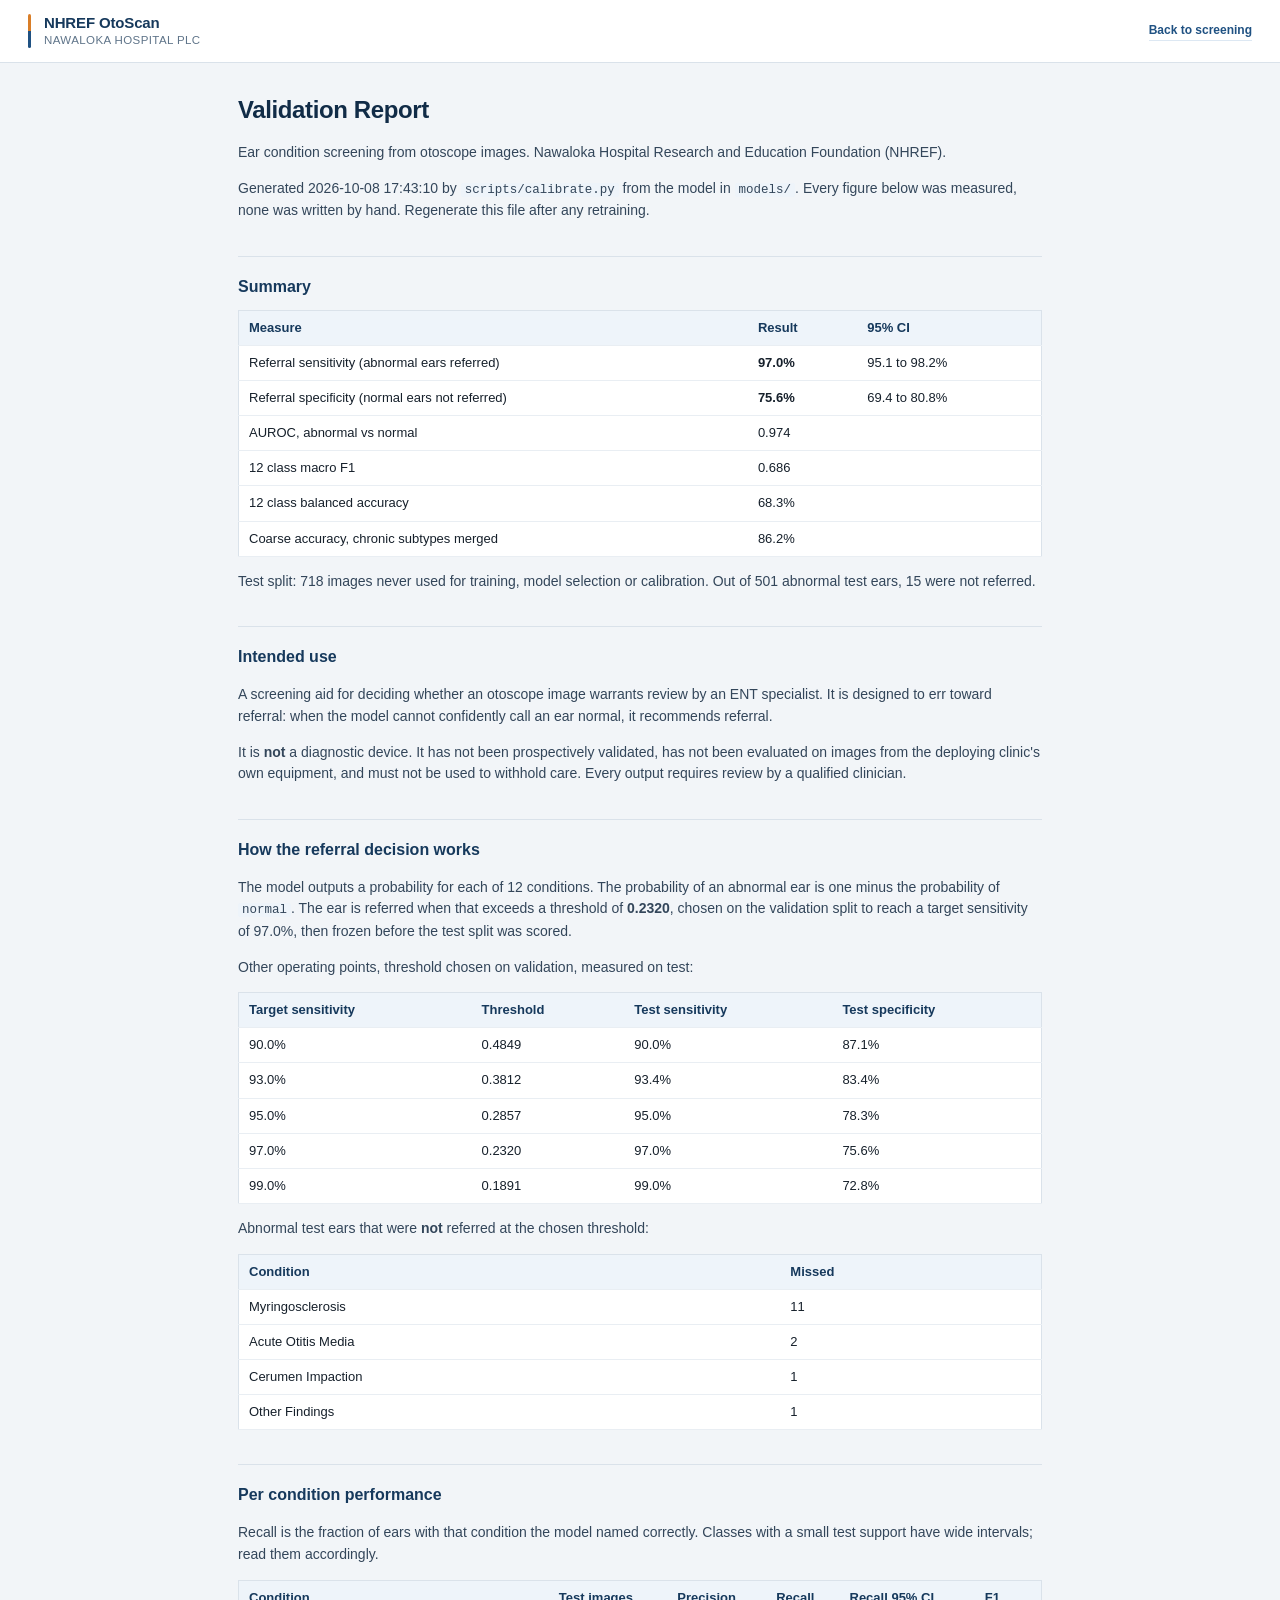
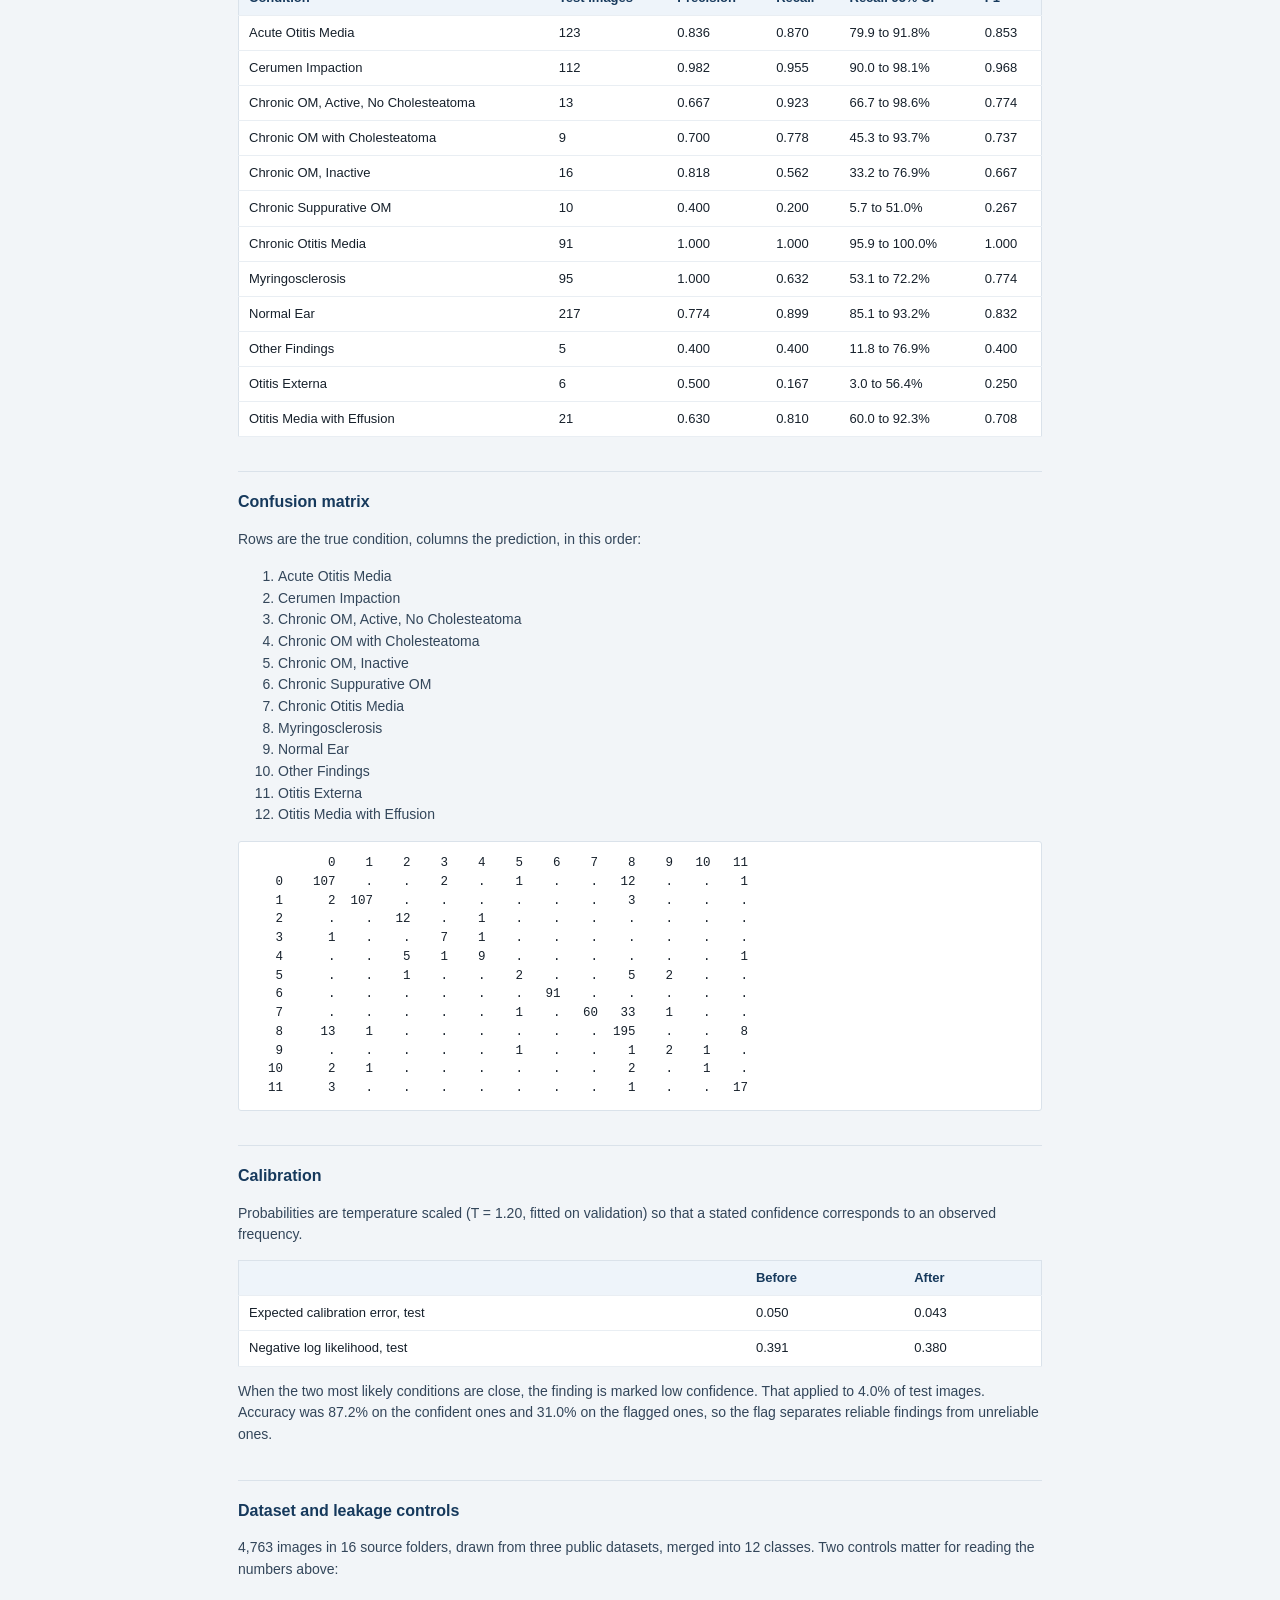
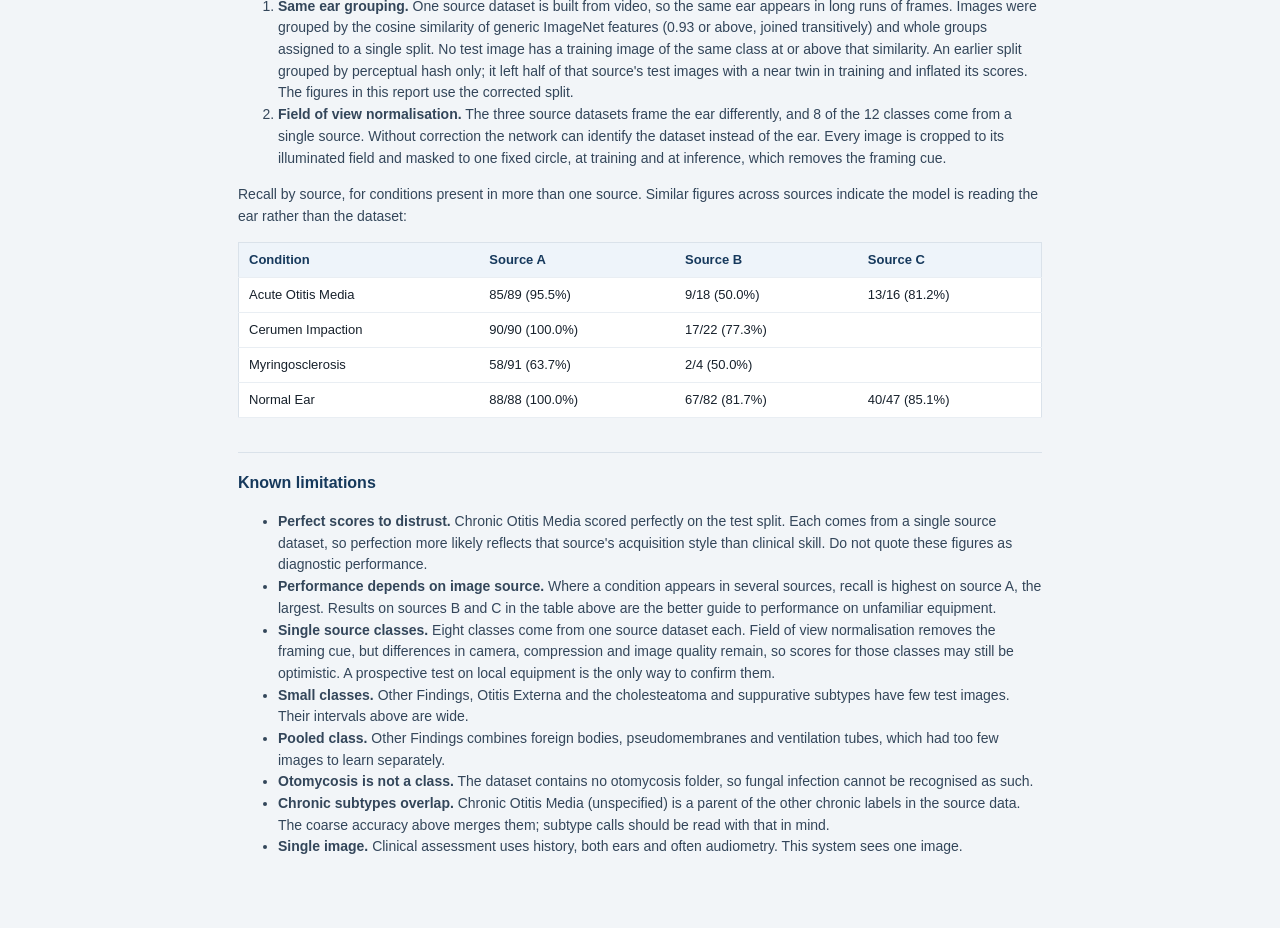
<file: frontend/report.html>
<!DOCTYPE html>
<html lang="en">
<head>
  <meta charset="utf-8">
  <meta name="viewport" content="width=device-width, initial-scale=1">
  <title>Validation Report</title>
  <link rel="icon" href="favicon.svg" type="image/svg+xml">
  <link rel="stylesheet" href="css/style.css">
</head>
<body>
<header class="masthead">
  <div class="shell masthead-inner">
    <div class="identity">
      <span class="identity-rule" aria-hidden="true"></span>
      <span class="identity-text">
        <span class="identity-name">NHREF OtoScan</span>
        <span class="identity-unit">Nawaloka Hospital PLC</span>
      </span>
    </div>
    <nav class="masthead-meta">
      <a class="textlink" href="./">Back to screening</a>
    </nav>
  </div>
</header>
<main class="shell report">
<h1>Validation Report</h1>
<p>Ear condition screening from otoscope images. Nawaloka Hospital Research and Education Foundation (NHREF).</p>
<p>Generated 2026-10-08 17:43:10 by <code>scripts/calibrate.py</code> from the model in <code>models/</code>. Every figure below was measured, none was written by hand. Regenerate this file after any retraining.</p>
<h2>Summary</h2>
<table><thead><tr><th>Measure</th><th>Result</th><th>95% CI</th></tr></thead><tbody><tr><td>Referral sensitivity (abnormal ears referred)</td><td><strong>97.0%</strong></td><td>95.1 to 98.2%</td></tr><tr><td>Referral specificity (normal ears not referred)</td><td><strong>75.6%</strong></td><td>69.4 to 80.8%</td></tr><tr><td>AUROC, abnormal vs normal</td><td>0.974</td><td></td></tr><tr><td>12 class macro F1</td><td>0.686</td><td></td></tr><tr><td>12 class balanced accuracy</td><td>68.3%</td><td></td></tr><tr><td>Coarse accuracy, chronic subtypes merged</td><td>86.2%</td><td></td></tr></tbody></table>
<p>Test split: 718 images never used for training, model selection or calibration. Out of 501 abnormal test ears, 15 were not referred.</p>
<h2>Intended use</h2>
<p>A screening aid for deciding whether an otoscope image warrants review by an ENT specialist. It is designed to err toward referral: when the model cannot confidently call an ear normal, it recommends referral.</p>
<p>It is <strong>not</strong> a diagnostic device. It has not been prospectively validated, has not been evaluated on images from the deploying clinic's own equipment, and must not be used to withhold care. Every output requires review by a qualified clinician.</p>
<h2>How the referral decision works</h2>
<p>The model outputs a probability for each of 12 conditions. The probability of an abnormal ear is one minus the probability of <code>normal</code>. The ear is referred when that exceeds a threshold of <strong>0.2320</strong>, chosen on the validation split to reach a target sensitivity of 97.0%, then frozen before the test split was scored.</p>
<p>Other operating points, threshold chosen on validation, measured on test:</p>
<table><thead><tr><th>Target sensitivity</th><th>Threshold</th><th>Test sensitivity</th><th>Test specificity</th></tr></thead><tbody><tr><td>90.0%</td><td>0.4849</td><td>90.0%</td><td>87.1%</td></tr><tr><td>93.0%</td><td>0.3812</td><td>93.4%</td><td>83.4%</td></tr><tr><td>95.0%</td><td>0.2857</td><td>95.0%</td><td>78.3%</td></tr><tr><td>97.0%</td><td>0.2320</td><td>97.0%</td><td>75.6%</td></tr><tr><td>99.0%</td><td>0.1891</td><td>99.0%</td><td>72.8%</td></tr></tbody></table>
<p>Abnormal test ears that were <strong>not</strong> referred at the chosen threshold:</p>
<table><thead><tr><th>Condition</th><th>Missed</th></tr></thead><tbody><tr><td>Myringosclerosis</td><td>11</td></tr><tr><td>Acute Otitis Media</td><td>2</td></tr><tr><td>Cerumen Impaction</td><td>1</td></tr><tr><td>Other Findings</td><td>1</td></tr></tbody></table>
<h2>Per condition performance</h2>
<p>Recall is the fraction of ears with that condition the model named correctly. Classes with a small test support have wide intervals; read them accordingly.</p>
<table><thead><tr><th>Condition</th><th>Test images</th><th>Precision</th><th>Recall</th><th>Recall 95% CI</th><th>F1</th></tr></thead><tbody><tr><td>Acute Otitis Media</td><td>123</td><td>0.836</td><td>0.870</td><td>79.9 to 91.8%</td><td>0.853</td></tr><tr><td>Cerumen Impaction</td><td>112</td><td>0.982</td><td>0.955</td><td>90.0 to 98.1%</td><td>0.968</td></tr><tr><td>Chronic OM, Active, No Cholesteatoma</td><td>13</td><td>0.667</td><td>0.923</td><td>66.7 to 98.6%</td><td>0.774</td></tr><tr><td>Chronic OM with Cholesteatoma</td><td>9</td><td>0.700</td><td>0.778</td><td>45.3 to 93.7%</td><td>0.737</td></tr><tr><td>Chronic OM, Inactive</td><td>16</td><td>0.818</td><td>0.562</td><td>33.2 to 76.9%</td><td>0.667</td></tr><tr><td>Chronic Suppurative OM</td><td>10</td><td>0.400</td><td>0.200</td><td>5.7 to 51.0%</td><td>0.267</td></tr><tr><td>Chronic Otitis Media</td><td>91</td><td>1.000</td><td>1.000</td><td>95.9 to 100.0%</td><td>1.000</td></tr><tr><td>Myringosclerosis</td><td>95</td><td>1.000</td><td>0.632</td><td>53.1 to 72.2%</td><td>0.774</td></tr><tr><td>Normal Ear</td><td>217</td><td>0.774</td><td>0.899</td><td>85.1 to 93.2%</td><td>0.832</td></tr><tr><td>Other Findings</td><td>5</td><td>0.400</td><td>0.400</td><td>11.8 to 76.9%</td><td>0.400</td></tr><tr><td>Otitis Externa</td><td>6</td><td>0.500</td><td>0.167</td><td>3.0 to 56.4%</td><td>0.250</td></tr><tr><td>Otitis Media with Effusion</td><td>21</td><td>0.630</td><td>0.810</td><td>60.0 to 92.3%</td><td>0.708</td></tr></tbody></table>
<h2>Confusion matrix</h2>
<p>Rows are the true condition, columns the prediction, in this order:</p>
<ol><li>Acute Otitis Media</li><li>Cerumen Impaction</li><li>Chronic OM, Active, No Cholesteatoma</li><li>Chronic OM with Cholesteatoma</li><li>Chronic OM, Inactive</li><li>Chronic Suppurative OM</li><li>Chronic Otitis Media</li><li>Myringosclerosis</li><li>Normal Ear</li><li>Other Findings</li><li>Otitis Externa</li><li>Otitis Media with Effusion</li></ol>
<pre><code>          0    1    2    3    4    5    6    7    8    9   10   11
   0    107    .    .    2    .    1    .    .   12    .    .    1
   1      2  107    .    .    .    .    .    .    3    .    .    .
   2      .    .   12    .    1    .    .    .    .    .    .    .
   3      1    .    .    7    1    .    .    .    .    .    .    .
   4      .    .    5    1    9    .    .    .    .    .    .    1
   5      .    .    1    .    .    2    .    .    5    2    .    .
   6      .    .    .    .    .    .   91    .    .    .    .    .
   7      .    .    .    .    .    1    .   60   33    1    .    .
   8     13    1    .    .    .    .    .    .  195    .    .    8
   9      .    .    .    .    .    1    .    .    1    2    1    .
  10      2    1    .    .    .    .    .    .    2    .    1    .
  11      3    .    .    .    .    .    .    .    1    .    .   17</code></pre>
<h2>Calibration</h2>
<p>Probabilities are temperature scaled (T = 1.20, fitted on validation) so that a stated confidence corresponds to an observed frequency.</p>
<table><thead><tr><th></th><th>Before</th><th>After</th></tr></thead><tbody><tr><td>Expected calibration error, test</td><td>0.050</td><td>0.043</td></tr><tr><td>Negative log likelihood, test</td><td>0.391</td><td>0.380</td></tr></tbody></table>
<p>When the two most likely conditions are close, the finding is marked low confidence. That applied to 4.0% of test images. Accuracy was 87.2% on the confident ones and 31.0% on the flagged ones, so the flag separates reliable findings from unreliable ones.</p>
<h2>Dataset and leakage controls</h2>
<p>4,763 images in 16 source folders, drawn from three public datasets, merged into 12 classes. Two controls matter for reading the numbers above:</p>
<ol><li><strong>Same ear grouping.</strong> One source dataset is built from video, so the same ear appears in long runs of frames. Images were grouped by the cosine similarity of generic ImageNet features (0.93 or above, joined transitively) and whole groups assigned to a single split. No test image has a training image of the same class at or above that similarity. An earlier split grouped by perceptual hash only; it left half of that source's test images with a near twin in training and inflated its scores. The figures in this report use the corrected split.</li><li><strong>Field of view normalisation.</strong> The three source datasets frame the ear differently, and 8 of the 12 classes come from a single source. Without correction the network can identify the dataset instead of the ear. Every image is cropped to its illuminated field and masked to one fixed circle, at training and at inference, which removes the framing cue.</li></ol>
<p>Recall by source, for conditions present in more than one source. Similar figures across sources indicate the model is reading the ear rather than the dataset:</p>
<table><thead><tr><th>Condition</th><th>Source A</th><th>Source B</th><th>Source C</th></tr></thead><tbody><tr><td>Acute Otitis Media</td><td>85/89 (95.5%)</td><td>9/18 (50.0%)</td><td>13/16 (81.2%)</td></tr><tr><td>Cerumen Impaction</td><td>90/90 (100.0%)</td><td>17/22 (77.3%)</td><td></td></tr><tr><td>Myringosclerosis</td><td>58/91 (63.7%)</td><td>2/4 (50.0%)</td><td></td></tr><tr><td>Normal Ear</td><td>88/88 (100.0%)</td><td>67/82 (81.7%)</td><td>40/47 (85.1%)</td></tr></tbody></table>
<h2>Known limitations</h2>
<ul><li><strong>Perfect scores to distrust.</strong> Chronic Otitis Media scored perfectly on the test split. Each comes from a single source dataset, so perfection more likely reflects that source's acquisition style than clinical skill. Do not quote these figures as diagnostic performance.</li><li><strong>Performance depends on image source.</strong> Where a condition appears in several sources, recall is highest on source A, the largest. Results on sources B and C in the table above are the better guide to performance on unfamiliar equipment.</li><li><strong>Single source classes.</strong> Eight classes come from one source dataset each. Field of view normalisation removes the framing cue, but differences in camera, compression and image quality remain, so scores for those classes may still be optimistic. A prospective test on local equipment is the only way to confirm them.</li><li><strong>Small classes.</strong> Other Findings, Otitis Externa and the cholesteatoma and suppurative subtypes have few test images. Their intervals above are wide.</li><li><strong>Pooled class.</strong> Other Findings combines foreign bodies, pseudomembranes and ventilation tubes, which had too few images to learn separately.</li><li><strong>Otomycosis is not a class.</strong> The dataset contains no otomycosis folder, so fungal infection cannot be recognised as such.</li><li><strong>Chronic subtypes overlap.</strong> Chronic Otitis Media (unspecified) is a parent of the other chronic labels in the source data. The coarse accuracy above merges them; subtype calls should be read with that in mind.</li><li><strong>Single image.</strong> Clinical assessment uses history, both ears and often audiometry. This system sees one image.</li></ul>
</main>
</body>
</html>
</file>
<file: frontend/css/style.css>
/* NHREF OtoScan
   Nawaloka Hospital PLC Research and Education Foundation

   Light clinical interface. Navy carries structure, amber marks the single
   active control and anything that asks for attention, and a restrained green
   is used only for the routine outcome, so status reads at a glance. */

:root {
  color-scheme: light;

  --navy-900: #112c47;
  --navy-800: #16395c;
  --navy-700: #1f5182;
  --navy-500: #3d7bb3;
  --navy-100: #dde8f3;
  --navy-050: #eef4fa;

  --amber-800: #8a4a14;
  --amber-700: #a4581a;
  --amber-600: #c06f1f;
  --amber-500: #d97e28;
  --amber-200: #f0c893;
  --amber-050: #fdf4e9;

  --green-700: #2c6a4b;
  --green-500: #3f8c65;
  --green-100: #d6eadf;
  --green-050: #eef7f1;

  --ink-900: #16202b;
  --ink-700: #33465a;
  --ink-500: #5f7489;
  --ink-400: #8396a8;

  --paper:     #ffffff;
  --canvas:    #f2f5f8;
  --line:      #dae2ea;
  --line-soft: #e9eef3;

  --red-700: #a32a21;
  --red-050: #fbeceb;

  --sans: "Segoe UI", -apple-system, BlinkMacSystemFont, Roboto, Helvetica, Arial, sans-serif;
  --mono: "Cascadia Mono", Consolas, "SF Mono", Menlo, monospace;
}

*, *::before, *::after { box-sizing: border-box; }

/* Nothing is allowed to be wider than the screen it is on. */
img, svg, video, canvas { max-width: 100%; }

/* Keep [hidden] authoritative even where a block sets its own display. */
[hidden] { display: none !important; }

html { -webkit-text-size-adjust: 100%; }

body {
  margin: 0;
  min-height: 100vh;
  display: flex;
  flex-direction: column;
  background: var(--canvas);
  color: var(--ink-900);
  font-family: var(--sans);
  font-size: 15px;
  line-height: 1.55;
  -webkit-font-smoothing: antialiased;
}

.shell {
  width: 100%;
  max-width: 1280px;
  margin: 0 auto;
  padding: 0 28px;
}

.sr-only {
  position: absolute;
  width: 1px;
  height: 1px;
  padding: 0;
  margin: -1px;
  overflow: hidden;
  clip: rect(0 0 0 0);
  white-space: nowrap;
  border: 0;
}

/* ============ Masthead ============ */

.masthead {
  background: var(--paper);
  border-bottom: 1px solid var(--line);
}

.masthead-inner {
  display: flex;
  align-items: center;
  justify-content: space-between;
  gap: 20px;
  min-height: 62px;
}

.identity { display: flex; align-items: stretch; gap: 13px; }

.identity-rule {
  width: 3px;
  border-radius: 2px;
  background: linear-gradient(180deg, var(--amber-500) 0 50%, var(--navy-700) 50% 100%);
}

.identity-text { display: flex; flex-direction: column; justify-content: center; }

.identity-name {
  font-size: 15px;
  font-weight: 600;
  letter-spacing: -0.01em;
  color: var(--navy-800);
  line-height: 1.25;
}

.identity-unit {
  font-size: 11.5px;
  font-weight: 500;
  letter-spacing: 0.035em;
  text-transform: uppercase;
  color: var(--ink-500);
  line-height: 1.3;
}

.masthead-meta { display: flex; align-items: center; gap: 12px; }

.meta-item { font-size: 12.5px; font-weight: 500; color: var(--ink-700); }

.meta-muted {
  color: var(--ink-400);
  font-family: var(--mono);
  font-size: 11.5px;
  letter-spacing: 0.02em;
}

.meta-divider { width: 1px; height: 14px; background: var(--line); }

/* ============ Title bar ============ */

.titlebar {
  background: var(--paper);
  border-bottom: 1px solid var(--line);
}

.titlebar-inner { padding-top: 26px; padding-bottom: 24px; }

.titlebar h1 {
  margin: 0 0 4px;
  font-size: 23px;
  font-weight: 600;
  letter-spacing: -0.016em;
  color: var(--navy-900);
}

.titlebar p { margin: 0; font-size: 14px; color: var(--ink-500); }

/* ============ Workspace ============ */

.workspace {
  flex: 1 0 auto;
  display: grid;
  /* Patient, Image and Assessment side by side, so the whole examination is
     visible without scrolling. */
  grid-template-columns: minmax(0, 1fr) minmax(0, 1fr) minmax(0, 1.12fr);
  gap: 20px;
  align-items: start;
  padding-top: 28px;
  padding-bottom: 48px;
}

.column { display: flex; flex-direction: column; gap: 20px; min-width: 0; }

.card-wide { grid-column: 1 / -1; }

/* ============ Card ============ */

.card {
  background: var(--paper);
  border: 1px solid var(--line);
  border-radius: 4px;
  min-width: 0;
}

.card-head {
  display: flex;
  align-items: center;
  justify-content: space-between;
  gap: 12px;
  padding: 13px 20px;
  border-bottom: 1px solid var(--line-soft);
}

.card-head h2 {
  margin: 0;
  font-size: 11.5px;
  font-weight: 700;
  letter-spacing: 0.085em;
  text-transform: uppercase;
  color: var(--navy-700);
}

.step {
  font-size: 10.5px;
  font-weight: 600;
  letter-spacing: 0.06em;
  text-transform: uppercase;
  color: var(--ink-400);
}

.card-body { padding: 20px; }

/* ============ Dropzone ============ */

.dropzone {
  border: 1px solid var(--line);
  border-radius: 3px;
  background: var(--navy-050);
  padding: 26px 18px;
  text-align: center;
  cursor: pointer;
  transition: border-color .14s ease, background .14s ease;
}

.dropzone:hover { border-color: var(--navy-500); background: #e8f0f8; }
.dropzone:focus-visible { outline: 2px solid var(--navy-700); outline-offset: 2px; }
.dropzone.is-dragover { border-color: var(--amber-500); background: var(--amber-050); }

.dz-frame {
  width: 42px;
  height: 42px;
  margin: 0 auto 11px;
  display: grid;
  place-items: center;
  border: 1px solid var(--navy-100);
  border-radius: 3px;
  background: var(--paper);
  color: var(--navy-500);
}

.dropzone.is-dragover .dz-frame { color: var(--amber-600); border-color: var(--amber-200); }

.dz-glyph { width: 22px; height: 22px; }

.dz-lead { margin: 0 0 3px; font-size: 13.5px; font-weight: 600; color: var(--navy-800); }
.dz-or { font-weight: 400; color: var(--ink-500); }
.dz-note { margin: 0; font-size: 12px; color: var(--ink-400); }

/* ============ Specimen preview ============ */

.specimen {
  display: flex;
  align-items: center;
  gap: 14px;
  margin: 14px 0 0;
  padding: 11px;
  border: 1px solid var(--line);
  border-radius: 3px;
}

.specimen img {
  width: 58px;
  height: 58px;
  flex: none;
  object-fit: cover;
  border-radius: 2px;
  border: 1px solid var(--line);
  background: var(--canvas);
}

.specimen-meta { display: grid; gap: 1px; min-width: 0; }

.specimen-name {
  font-size: 13px;
  font-weight: 600;
  color: var(--ink-900);
  overflow: hidden;
  text-overflow: ellipsis;
  white-space: nowrap;
}

.specimen-size { font-family: var(--mono); font-size: 11.5px; color: var(--ink-400); }

.textbtn {
  justify-self: start;
  margin-top: 3px;
  padding: 0;
  border: none;
  background: none;
  font: inherit;
  font-size: 12.5px;
  font-weight: 600;
  color: var(--navy-700);
  cursor: pointer;
  border-bottom: 1px solid var(--navy-100);
}

.textbtn:hover { color: var(--amber-700); border-bottom-color: var(--amber-200); }

.textlink {
  font-size: 12px;
  font-weight: 600;
  color: var(--navy-700);
  text-decoration: none;
  border-bottom: 1px solid var(--navy-100);
}

.textlink:hover { color: var(--amber-700); border-bottom-color: var(--amber-200); }

/* ============ Actions ============ */

.action {
  width: 100%;
  margin-top: 16px;
  padding: 11px 18px;
  border: 1px solid var(--amber-600);
  border-radius: 3px;
  background: var(--amber-500);
  color: #fff;
  font: inherit;
  font-size: 13.5px;
  font-weight: 600;
  letter-spacing: 0.01em;
  cursor: pointer;
  transition: background .14s ease, border-color .14s ease;
}

.action:hover:not(:disabled) { background: var(--amber-600); border-color: var(--amber-700); }
.action:active:not(:disabled) { background: var(--amber-700); }
.action:focus-visible, .secondary:focus-visible { outline: 2px solid var(--navy-700); outline-offset: 2px; }

.action:disabled {
  background: var(--canvas);
  border-color: var(--line);
  color: var(--ink-400);
  cursor: not-allowed;
}

.secondary {
  padding: 7px 14px;
  border: 1px solid var(--line);
  border-radius: 3px;
  background: var(--paper);
  color: var(--navy-800);
  font: inherit;
  font-size: 12.5px;
  font-weight: 600;
  cursor: pointer;
}

.secondary:hover { border-color: var(--navy-500); background: var(--navy-050); }

.privacy-note {
  margin: 12px 0 0;
  font-size: 11.5px;
  color: var(--ink-400);
  text-align: center;
}

/* ============ Placeholder and busy ============ */

.placeholder { padding: 34px 4px; text-align: center; }

.placeholder p { margin: 0; font-size: 13.5px; font-weight: 600; color: var(--ink-700); }

.placeholder .placeholder-note {
  margin-top: 4px;
  font-size: 12.5px;
  font-weight: 400;
  color: var(--ink-400);
}

.busy-line { display: flex; align-items: center; justify-content: center; gap: 9px; }

.spinner {
  width: 13px;
  height: 13px;
  border: 2px solid var(--navy-100);
  border-top-color: var(--navy-700);
  border-radius: 50%;
  animation: spin .68s linear infinite;
}

@keyframes spin { to { transform: rotate(360deg); } }

/* ============ Notices ============ */

.notice {
  display: grid;
  gap: 3px;
  padding: 11px 14px;
  border-radius: 3px;
  font-size: 12.5px;
}

.notice strong { font-size: 12px; }

.notice ul { margin: 2px 0 0; padding-left: 18px; }

.notice-error {
  border: 1px solid #edc9c5;
  border-left: 3px solid var(--red-700);
  background: var(--red-050);
  color: var(--red-700);
}

.notice-warn {
  margin-top: 16px;
  border: 1px solid #f1d9b9;
  border-left: 3px solid var(--amber-500);
  background: var(--amber-050);
  color: var(--amber-800);
}

/* ============ Referral decision ============ */

.referral {
  padding: 16px 16px 14px;
  border: 1px solid var(--line);
  border-left-width: 4px;
  border-radius: 3px;
}

.referral.is-refer   { border-left-color: var(--amber-500); background: var(--amber-050); }
.referral.is-routine { border-left-color: var(--green-500); background: var(--green-050); }

.referral-head { display: flex; align-items: center; gap: 12px; }

.referral-icon {
  width: 30px;
  height: 30px;
  flex: none;
  border-radius: 50%;
  display: grid;
  place-items: center;
  color: #fff;
  font-size: 16px;
  font-weight: 700;
  line-height: 1;
}

.referral.is-refer .referral-icon   { background: var(--amber-500); }
.referral.is-routine .referral-icon { background: var(--green-500); }
.referral.is-refer .referral-icon::before   { content: "!"; }
.referral.is-routine .referral-icon::before { content: "\2713"; font-size: 15px; }

.referral-caption {
  margin: 0;
  font-size: 10.5px;
  font-weight: 700;
  letter-spacing: 0.08em;
  text-transform: uppercase;
  color: var(--ink-500);
}

.referral-value {
  margin: 1px 0 0;
  font-size: 20px;
  font-weight: 650;
  letter-spacing: -0.015em;
  line-height: 1.2;
}

.referral.is-refer .referral-value   { color: var(--amber-800); }
.referral.is-routine .referral-value { color: var(--green-700); }

.referral-explain { margin: 10px 0 0; font-size: 12.5px; line-height: 1.5; color: var(--ink-700); }

.gauge { margin-top: 13px; }

.gauge-track {
  position: relative;
  height: 8px;
  border-radius: 4px;
  background: rgba(17, 44, 71, 0.09);
}

.gauge-fill {
  position: absolute;
  inset: 0 auto 0 0;
  width: 0;
  border-radius: 4px;
  transition: width .5s cubic-bezier(.22,.61,.36,1);
}

.referral.is-refer .gauge-fill   { background: var(--amber-500); }
.referral.is-routine .gauge-fill { background: var(--green-500); }

.gauge-mark {
  position: absolute;
  top: -4px;
  width: 2px;
  height: 16px;
  margin-left: -1px;
  background: var(--navy-900);
  border-radius: 1px;
}

.gauge-scale {
  display: flex;
  justify-content: space-between;
  gap: 12px;
  margin-top: 7px;
  font-size: 11.5px;
  color: var(--ink-500);
}

.gauge-scale strong {
  font-family: var(--mono);
  font-weight: 600;
  color: var(--navy-900);
  font-variant-numeric: tabular-nums;
}

/* ============ Finding ============ */

.section-caption {
  margin: 0 0 4px;
  font-size: 10.5px;
  font-weight: 700;
  letter-spacing: 0.08em;
  text-transform: uppercase;
  color: var(--ink-400);
}

.section-sep { margin-top: 20px; padding-top: 16px; border-top: 1px solid var(--line-soft); }

.finding { margin-top: 20px; }

.finding-row { display: flex; align-items: center; gap: 10px; flex-wrap: wrap; }

.finding-value {
  margin: 0;
  font-size: 22px;
  font-weight: 600;
  letter-spacing: -0.02em;
  line-height: 1.2;
  color: var(--navy-900);
}

.finding.is-low .finding-value { color: var(--ink-500); }

.finding-desc { margin: 4px 0 10px; font-size: 12.5px; color: var(--ink-500); }

.finding-note {
  margin: 10px 0 0;
  padding: 9px 11px;
  border-left: 3px solid var(--navy-100);
  background: var(--navy-050);
  border-radius: 0 3px 3px 0;
  font-size: 12px;
  line-height: 1.5;
  color: var(--ink-700);
}

.tag {
  padding: 2px 8px;
  border-radius: 999px;
  font-size: 10.5px;
  font-weight: 700;
  letter-spacing: 0.04em;
  text-transform: uppercase;
}

.tag-muted { background: var(--canvas); color: var(--ink-500); border: 1px solid var(--line); }

.readout-score { display: flex; align-items: center; gap: 12px; }

.scorebar {
  flex: 1;
  height: 6px;
  border-radius: 3px;
  background: var(--navy-050);
  overflow: hidden;
}

.scorebar-fill {
  display: block;
  height: 100%;
  width: 0;
  border-radius: 3px;
  background: var(--navy-700);
  transition: width .5s cubic-bezier(.22,.61,.36,1);
}

.finding.is-low .scorebar-fill { background: #9fb2c4; }

.scorebar-figure {
  flex: none;
  min-width: 52px;
  text-align: right;
  font-family: var(--mono);
  font-size: 14px;
  font-weight: 600;
  color: var(--navy-800);
  font-variant-numeric: tabular-nums;
}

.group-line {
  margin-top: 12px;
  padding: 8px 11px;
  border: 1px solid var(--line-soft);
  border-radius: 3px;
  font-size: 12.5px;
  color: var(--ink-700);
}

.group-line strong { font-family: var(--mono); color: var(--navy-800); }

/* ============ Differential ============ */

.ranking { width: 100%; border-collapse: collapse; }

.ranking td {
  padding: 6px 0;
  border-bottom: 1px solid var(--line-soft);
  font-size: 13px;
  vertical-align: middle;
}

.ranking tr:last-child td { border-bottom: none; }

.rank-name { color: var(--ink-700); }
.ranking tr.is-top .rank-name { font-weight: 600; color: var(--navy-900); }

.rank-value {
  width: 116px;
  text-align: right;
  font-family: var(--mono);
  font-size: 12.5px;
  color: var(--ink-500);
  font-variant-numeric: tabular-nums;
  white-space: nowrap;
}

.ranking tr.is-top .rank-value { color: var(--navy-800); font-weight: 600; }

.rank-track {
  display: inline-block;
  width: 54px;
  height: 4px;
  margin-right: 9px;
  border-radius: 2px;
  background: var(--navy-050);
  vertical-align: middle;
  overflow: hidden;
}

.rank-track span { display: block; height: 100%; border-radius: 2px; background: var(--navy-100); }
.ranking tr.is-top .rank-track span { background: var(--navy-500); }

.ranking-toggle { margin-top: 8px; }

/* ============ Advisory and result actions ============ */

.advisory {
  margin: 18px 0 0;
  padding: 11px 13px;
  border-left: 3px solid var(--navy-100);
  background: var(--navy-050);
  border-radius: 0 3px 3px 0;
  font-size: 12.5px;
  line-height: 1.5;
  color: var(--ink-700);
}

.result-actions {
  display: flex;
  align-items: center;
  justify-content: space-between;
  gap: 12px;
  margin-top: 16px;
}

.result-meta { font-family: var(--mono); font-size: 11px; color: var(--ink-400); }

/* ============ Attention ============ */

.attention-grid { display: grid; grid-template-columns: 1fr 1fr; gap: 14px; }

.attention-fig { margin: 0; }

.attention-fig img {
  display: block;
  width: 100%;
  aspect-ratio: 1;
  border-radius: 3px;
  background: #000;
}

.attention-fig figcaption { margin-top: 6px; font-size: 11.5px; color: var(--ink-500); }

.attention-note { margin: 12px 0 0; font-size: 12px; line-height: 1.5; color: var(--ink-500); }

/* ============ Validation stats ============ */

.stats { display: grid; grid-template-columns: repeat(4, minmax(0, 1fr)); gap: 16px; }

.stat {
  display: flex;
  flex-direction: column;
  gap: 2px;
  padding: 12px 14px;
  border: 1px solid var(--line-soft);
  border-radius: 3px;
}

.stat-label {
  font-size: 10.5px;
  font-weight: 700;
  letter-spacing: 0.07em;
  text-transform: uppercase;
  color: var(--ink-400);
}

.stat-value {
  font-size: 22px;
  font-weight: 600;
  letter-spacing: -0.02em;
  color: var(--navy-900);
  font-variant-numeric: tabular-nums;
}

.stat-ci { font-family: var(--mono); font-size: 11px; color: var(--ink-400); }

.stats-note { margin: 14px 0 0; font-size: 12px; line-height: 1.5; color: var(--ink-500); }

/* ============ Reference table ============ */

.reference { width: 100%; border-collapse: collapse; }

.reference th {
  width: 290px;
  padding: 8px 16px 8px 0;
  border-bottom: 1px solid var(--line-soft);
  font-size: 13px;
  font-weight: 600;
  color: var(--navy-800);
  text-align: left;
  vertical-align: top;
}

.reference td {
  padding: 8px 0;
  border-bottom: 1px solid var(--line-soft);
  font-size: 13px;
  color: var(--ink-500);
}

.reference tr:last-child th, .reference tr:last-child td { border-bottom: none; }

/* ============ Colophon ============ */

.colophon { flex: none; background: var(--navy-900); color: rgba(255, 255, 255, .82); }

.colophon-inner {
  display: flex;
  align-items: center;
  justify-content: space-between;
  gap: 16px;
  flex-wrap: wrap;
  padding-top: 17px;
  padding-bottom: 17px;
  font-size: 12.5px;
}

.colophon-note { color: rgba(255, 255, 255, .5); }

.print-header { display: none; }

/* ============ Validation report page ============ */

.report { max-width: 860px; padding-top: 28px; padding-bottom: 56px; }

.report h1 { font-size: 24px; color: var(--navy-900); letter-spacing: -0.016em; margin: 0 0 8px; }

.report h2 {
  margin: 34px 0 10px;
  padding-top: 18px;
  border-top: 1px solid var(--line);
  font-size: 16px;
  color: var(--navy-800);
}

.report p, .report li { font-size: 14px; color: var(--ink-700); }

.report table {
  width: 100%;
  border-collapse: collapse;
  margin: 10px 0 14px;
  background: var(--paper);
  border: 1px solid var(--line);
  font-size: 13px;
}

.report th, .report td { padding: 7px 10px; border-bottom: 1px solid var(--line-soft); text-align: left; }
.report th { background: var(--navy-050); color: var(--navy-800); font-weight: 600; }

.report pre {
  overflow-x: auto;
  padding: 12px 14px;
  background: var(--paper);
  border: 1px solid var(--line);
  border-radius: 3px;
  font-family: var(--mono);
  font-size: 12px;
  line-height: 1.5;
}

.report code { font-family: var(--mono); font-size: 12.5px; background: var(--navy-050); padding: 0 4px; border-radius: 2px; }
.report pre code { background: none; padding: 0; }

/* ============ Responsive ============ */

@media (max-width: 1200px) {
  /* Too narrow for three: the result moves under the two input columns. */
  .workspace { grid-template-columns: minmax(0, 1fr) minmax(0, 1fr); }
  .workspace .assessment-card { grid-column: span 2; }
}

@media (max-width: 900px) {
  .workspace, .workspace .assessment-card { grid-template-columns: minmax(0, 1fr); grid-column: auto; }
  .stats { grid-template-columns: repeat(2, minmax(0, 1fr)); }
}

@media (max-width: 620px) {
  .shell { padding: 0 16px; }
  .masthead-inner { min-height: 56px; }
  .masthead-meta { display: none; }
  .titlebar h1 { font-size: 20px; }
  .finding-value { font-size: 20px; }
  .rank-track { display: none; }
  .reference th { width: 46%; }
  .gauge-scale { flex-direction: column; gap: 2px; }
  .colophon-inner { flex-direction: column; align-items: flex-start; gap: 3px; }
}

/* ============ Application shell ============ */

.app-nav { display: flex; align-items: center; gap: 4px; }

.app-nav a {
  padding: 7px 12px;
  border-radius: 3px;
  font-size: 13px;
  font-weight: 600;
  color: var(--ink-700);
  text-decoration: none;
}

.app-nav a:hover { background: var(--navy-050); color: var(--navy-800); }
.app-nav a.is-active { background: var(--navy-050); color: var(--navy-800); box-shadow: inset 0 -2px 0 var(--amber-500); }

.user-box { display: flex; align-items: center; gap: 12px; }

.user-name { display: flex; flex-direction: column; line-height: 1.2; text-align: right; }
.user-name strong { font-size: 12.5px; font-weight: 600; color: var(--ink-900); }
.user-name span { font-size: 11px; color: var(--ink-400); text-transform: capitalize; }

.masthead-inner.app { flex-wrap: wrap; }

.hidden-until-auth { display: none; }

/* ============ Login ============ */

/* Each screen fills the window, so the footer sits at the bottom of short
   pages instead of partway up it, and the sign in card is centred. */
#screen-login, #screen-password, #screen-app {
  flex: 1 0 auto;
  display: flex;
  flex-direction: column;
  min-height: 0;
}

#view { flex: 1 0 auto; display: flex; flex-direction: column; }
#view > main { flex: 1 0 auto; }

.login-shell {
  flex: 1 0 auto;
  display: grid;
  place-items: center;
  padding: 48px 16px;
}

.login-card {
  width: 100%;
  max-width: 380px;
  background: var(--paper);
  border: 1px solid var(--line);
  border-radius: 4px;
}

.login-card .card-body { padding: 24px; }

.login-identity {
  display: flex;
  align-items: stretch;
  gap: 13px;
  padding: 22px 24px 18px;
  border-bottom: 1px solid var(--line-soft);
}

.login-card h1 {
  margin: 0 0 4px;
  font-size: 19px;
  font-weight: 600;
  color: var(--navy-900);
}

.login-card .lead { margin: 0 0 18px; font-size: 13px; color: var(--ink-500); }

#login-google-button { display: flex; justify-content: center; min-height: 44px; }

.login-note {
  margin: 12px 0 0;
  font-size: 12px;
  line-height: 1.5;
  color: var(--ink-500);
  text-align: center;
}

.login-or {
  margin: 16px 0 0;
  padding-top: 14px;
  border-top: 1px solid var(--line-soft);
  font-size: 12px;
  text-align: center;
}

.login-foot {
  margin: 16px 0 0;
  font-size: 11.5px;
  color: var(--ink-400);
  text-align: center;
}

/* ============ Forms ============ */

.field { display: flex; flex-direction: column; gap: 5px; margin-bottom: 14px; }

.field label, .field .label {
  font-size: 12px;
  font-weight: 600;
  color: var(--ink-700);
}

.field .optional { font-weight: 400; color: var(--ink-400); }

.input, .field input[type="text"], .field input[type="password"], .field input[type="number"],
.field select, .field textarea {
  width: 100%;
  padding: 8px 10px;
  border: 1px solid var(--line);
  border-radius: 3px;
  background: var(--paper);
  font: inherit;
  font-size: 13.5px;
  color: var(--ink-900);
}

.field textarea { min-height: 64px; resize: vertical; }

.input:focus, .field input:focus, .field select:focus, .field textarea:focus {
  outline: 2px solid var(--navy-100);
  border-color: var(--navy-500);
}

.field.has-error input, .field.has-error select, .field.has-error textarea { border-color: var(--red-700); }

.field-hint { font-size: 11.5px; color: var(--ink-400); }
.field-hint.is-known { color: var(--green-700); }
.field-error { font-size: 11.5px; color: var(--red-700); }

.field-row { display: grid; grid-template-columns: 1fr 1fr; gap: 14px; }

.segmented { display: flex; border: 1px solid var(--line); border-radius: 3px; overflow: hidden; }

.segmented label {
  flex: 1;
  position: relative;
  cursor: pointer;
}

.segmented input { position: absolute; opacity: 0; width: 0; height: 0; }

.segmented span {
  display: block;
  padding: 7px 8px;
  text-align: center;
  font-size: 13px;
  font-weight: 500;
  color: var(--ink-700);
  border-left: 1px solid var(--line);
}

.segmented label:first-child span { border-left: none; }
.segmented input:checked + span { background: var(--navy-700); color: #fff; }
.segmented input:focus-visible + span { outline: 2px solid var(--amber-500); outline-offset: -2px; }

/* ============ Buttons ============ */

.btn {
  display: inline-flex;
  align-items: center;
  justify-content: center;
  gap: 6px;
  padding: 8px 14px;
  border: 1px solid var(--line);
  border-radius: 3px;
  background: var(--paper);
  color: var(--navy-800);
  font: inherit;
  font-size: 12.5px;
  font-weight: 600;
  cursor: pointer;
  white-space: nowrap;
}

.btn:hover:not(:disabled) { border-color: var(--navy-500); background: var(--navy-050); }
.btn:disabled { opacity: .5; cursor: not-allowed; }
.btn:focus-visible { outline: 2px solid var(--navy-700); outline-offset: 2px; }

.btn-primary { background: var(--navy-700); border-color: var(--navy-700); color: #fff; }
.btn-primary:hover:not(:disabled) { background: var(--navy-800); border-color: var(--navy-800); }

.btn-confirm { background: var(--green-500); border-color: var(--green-500); color: #fff; }
.btn-confirm:hover:not(:disabled) { background: var(--green-700); border-color: var(--green-700); }

.btn-danger { color: var(--red-700); }
.btn-danger:hover:not(:disabled) { border-color: var(--red-700); background: var(--red-050); }

.btn-small { padding: 4px 9px; font-size: 11.5px; }
.btn-block { width: 100%; }

/* ============ Pills ============ */

.pill {
  display: inline-block;
  padding: 2px 8px;
  border-radius: 999px;
  font-size: 11px;
  font-weight: 700;
  letter-spacing: 0.02em;
  white-space: nowrap;
  border: 1px solid transparent;
}

.pill-refer      { background: var(--amber-050); color: var(--amber-800); border-color: #f1d9b9; }
.pill-routine    { background: var(--green-050); color: var(--green-700); border-color: var(--green-100); }
.pill-unreviewed { background: var(--canvas); color: var(--ink-500); border-color: var(--line); }
.pill-confirmed  { background: var(--green-050); color: var(--green-700); border-color: var(--green-100); }
.pill-corrected  { background: var(--amber-050); color: var(--amber-800); border-color: #f1d9b9; }
.pill-other      { background: var(--navy-050); color: var(--navy-800); border-color: var(--navy-100); }
.pill-active     { background: var(--green-050); color: var(--green-700); border-color: var(--green-100); }
.pill-candidate  { background: var(--amber-050); color: var(--amber-800); border-color: #f1d9b9; }
.pill-retired, .pill-rejected, .pill-inactive { background: var(--canvas); color: var(--ink-500); border-color: var(--line); }
.pill-running    { background: var(--navy-050); color: var(--navy-800); border-color: var(--navy-100); }
.pill-failed     { background: var(--red-050); color: var(--red-700); border-color: #edc9c5; }
.pill-succeeded  { background: var(--green-050); color: var(--green-700); border-color: var(--green-100); }

/* ============ Review ============ */

.review-intro { margin: 0 0 12px; font-size: 12.5px; color: var(--ink-500); }

.review-or {
  display: flex;
  align-items: center;
  gap: 10px;
  margin: 14px 0 10px;
  font-size: 11px;
  font-weight: 700;
  letter-spacing: 0.07em;
  text-transform: uppercase;
  color: var(--ink-400);
}

.review-or::before, .review-or::after { content: ""; flex: 1; height: 1px; background: var(--line-soft); }

.review-options {
  border: 1px solid var(--line);
  border-radius: 3px;
  max-height: 330px;
  overflow-y: auto;
}

.option-row {
  display: flex;
  align-items: center;
  gap: 10px;
  padding: 7px 11px;
  border-bottom: 1px solid var(--line-soft);
  cursor: pointer;
  font-size: 13px;
}

.option-row:last-child { border-bottom: none; }
.option-row:hover { background: var(--navy-050); }
.option-row.is-selected { background: var(--navy-050); }
.option-row input { accent-color: var(--navy-700); margin: 0; }
.option-name { flex: 1; color: var(--ink-900); }
.option-prob { font-family: var(--mono); font-size: 11.5px; color: var(--ink-400); }

.option-tag {
  padding: 1px 6px;
  border-radius: 999px;
  background: var(--navy-700);
  color: #fff;
  font-size: 10px;
  font-weight: 700;
  letter-spacing: 0.04em;
  text-transform: uppercase;
}

.option-other { flex-wrap: wrap; }
.option-other .input { flex-basis: 100%; margin-top: 7px; }
.option-other:not(.is-selected) .input { background: var(--canvas); }

.review-actions { display: flex; gap: 10px; margin-top: 12px; }

.review-done {
  padding: 12px 14px;
  border: 1px solid var(--line);
  border-left: 4px solid var(--green-500);
  border-radius: 3px;
  background: var(--green-050);
}

.review-done.is-disagreement { border-left-color: var(--amber-500); background: var(--amber-050); }

.review-done p { margin: 0; font-size: 13px; color: var(--ink-700); }
.review-done .verdict { font-size: 15px; font-weight: 600; color: var(--ink-900); margin-bottom: 2px; }
.review-done .meta { font-size: 11.5px; color: var(--ink-500); margin-top: 4px; }

.review-history { margin: 12px 0 0; padding: 0; list-style: none; }

.review-history li {
  padding: 6px 0;
  border-top: 1px solid var(--line-soft);
  font-size: 12px;
  color: var(--ink-500);
}

/* ============ Tables ============ */

.data-table { width: 100%; border-collapse: collapse; font-size: 13px; }

.data-table th {
  padding: 9px 12px;
  border-bottom: 1px solid var(--line);
  background: var(--navy-050);
  font-size: 11px;
  font-weight: 700;
  letter-spacing: 0.05em;
  text-transform: uppercase;
  color: var(--navy-800);
  text-align: left;
  white-space: nowrap;
}

.data-table td { padding: 9px 12px; border-bottom: 1px solid var(--line-soft); vertical-align: middle; }
.data-table tr:last-child td { border-bottom: none; }
.data-table tbody tr.is-link { cursor: pointer; }
.data-table tbody tr.is-link:hover td { background: #f7fafc; }
.data-table .num { font-family: var(--mono); font-size: 12px; text-align: right; white-space: nowrap; }
.data-table th.num { font-family: var(--sans); font-size: 11px; }
.data-table .muted { color: var(--ink-400); }
.data-table .sub { display: block; font-size: 11.5px; color: var(--ink-400); }

.table-wrap { overflow-x: auto; }

/* Editing a value in place inside a table cell. */
.cell-edit { display: flex; flex-wrap: wrap; align-items: center; gap: 8px; }
.cell-edit .input { flex: 1 1 200px; min-width: 180px; }

.toolbar {
  display: flex;
  flex-wrap: wrap;
  align-items: flex-end;
  gap: 12px;
  margin-bottom: 16px;
}

.toolbar .field { margin: 0; min-width: 180px; }

.pager {
  display: flex;
  align-items: center;
  justify-content: space-between;
  gap: 12px;
  margin-top: 14px;
  font-size: 12.5px;
  color: var(--ink-500);
}

.empty { padding: 30px 8px; text-align: center; font-size: 13px; color: var(--ink-400); }

/* ============ Detail facts ============ */

.facts { display: grid; grid-template-columns: max-content 1fr; gap: 6px 16px; margin: 0; font-size: 13px; }
.facts dt { color: var(--ink-500); }
.facts dd { margin: 0; color: var(--ink-900); font-weight: 500; }

.original-image {
  display: block;
  width: 100%;
  max-height: 420px;
  object-fit: contain;
  border-radius: 3px;
  background: #000;
}

/* ============ Tabs ============ */

.tabs { display: flex; gap: 2px; border-bottom: 1px solid var(--line); margin-bottom: 20px; }

.tabs button {
  padding: 9px 14px;
  border: none;
  border-bottom: 2px solid transparent;
  background: none;
  font: inherit;
  font-size: 13px;
  font-weight: 600;
  color: var(--ink-500);
  cursor: pointer;
}

.tabs button.is-active { color: var(--navy-800); border-bottom-color: var(--amber-500); }

/* ============ Admin and dashboard ============ */

.inline-form {
  display: grid;
  grid-template-columns: repeat(4, minmax(0, 1fr)) auto;
  gap: 12px;
  align-items: end;
}

.inline-form .field { margin: 0; }
/* When a field is hidden, so the remaining ones keep their proportions. */
.inline-form.three-fields { grid-template-columns: repeat(3, minmax(0, 1fr)) auto; }

.log {
  max-height: 260px;
  overflow: auto;
  margin: 10px 0 0;
  padding: 10px 12px;
  border: 1px solid var(--line);
  border-radius: 3px;
  background: #0f1a26;
  color: #cfe0ef;
  font-family: var(--mono);
  font-size: 11.5px;
  line-height: 1.5;
  white-space: pre-wrap;
}

.compare { width: 100%; border-collapse: collapse; font-size: 12.5px; margin-top: 8px; }
.compare th, .compare td { padding: 5px 8px; border-bottom: 1px solid var(--line-soft); text-align: right; }
.compare th:first-child, .compare td:first-child { text-align: left; color: var(--ink-500); }
.compare .better { color: var(--green-700); font-weight: 600; }
.compare .worse { color: var(--red-700); font-weight: 600; }

.gate { margin-top: 10px; font-size: 12.5px; }
.gate ul { margin: 4px 0 0; padding-left: 18px; color: var(--ink-700); }

.caution {
  margin: 0 0 16px;
  padding: 10px 13px;
  border-left: 3px solid var(--amber-500);
  background: var(--amber-050);
  border-radius: 0 3px 3px 0;
  font-size: 12.5px;
  color: var(--amber-800);
}

.list-plain { margin: 0; padding: 0; list-style: none; }
.list-plain li { display: flex; justify-content: space-between; gap: 12px; padding: 7px 0; border-bottom: 1px solid var(--line-soft); font-size: 13px; }
.list-plain li:last-child { border-bottom: none; }
.list-plain .count { font-family: var(--mono); color: var(--navy-800); }

/* ============ Daily backtest ============ */

.head-actions { display: flex; align-items: center; gap: 10px; }
.bt-meta { margin: 0 0 16px; font-size: 13px; color: var(--ink-700); }
.bt-notes { margin: 8px 0 0; padding-left: 18px; font-size: 12px; line-height: 1.5; color: var(--ink-500); }
.bt-notes:empty { display: none; }
.subhead {
  margin: 26px 0 10px;
  font-size: 11px;
  font-weight: 700;
  letter-spacing: 0.06em;
  text-transform: uppercase;
  color: var(--ink-500);
}
.bt-chart { overflow-x: auto; }
.bt-chart svg { display: block; width: 100%; min-width: 620px; height: auto; margin-bottom: 12px; }
.bt-chart .grid { stroke: var(--line-soft); stroke-width: 1; }
.bt-chart .axis-label { font-family: var(--mono); font-size: 11px; fill: var(--ink-400); }
.bt-chart .alert-line { stroke: var(--red-700); stroke-width: 1; stroke-dasharray: 4 4; opacity: .6; }
.bt-chart .line { fill: none; stroke-width: 2; }
.bt-chart .line-agreement { stroke: var(--navy-700); }
.bt-chart .line-sensitivity { stroke: var(--amber-600); }
.bt-chart .dot-agreement { fill: var(--navy-700); }
.bt-chart .dot-sensitivity { fill: var(--amber-600); }
.bt-legend { display: flex; flex-wrap: wrap; gap: 16px; margin: 0 0 8px; font-size: 12px; color: var(--ink-500); }
.bt-legend span::before {
  content: "";
  display: inline-block;
  width: 14px;
  height: 2px;
  margin-right: 6px;
  vertical-align: middle;
  background: currentColor;
}
.bt-legend .key-agreement { color: var(--navy-700); }
.bt-legend .key-sensitivity { color: var(--amber-600); }
.bt-legend .key-alert { color: var(--red-700); }

.split { display: grid; grid-template-columns: 1fr 1fr; gap: 20px; }

/* ============ Camera capture ============ */

.source-toggle { margin-bottom: 14px; }

.camera-stage {
  position: relative;
  border-radius: 3px;
  background: #000;
  overflow: hidden;
  aspect-ratio: 4 / 3;
}

.camera-stage video {
  display: block;
  width: 100%;
  height: 100%;
  object-fit: contain;
}

.camera-message {
  position: absolute;
  inset: 0;
  display: grid;
  place-items: center;
  margin: 0;
  padding: 20px;
  text-align: center;
  font-size: 13px;
  line-height: 1.5;
  color: #dbe6f0;
  background: rgba(15, 26, 38, 0.82);
}

.camera-message.is-error { color: #ffd4cf; }

.camera-actions { display: flex; align-items: center; gap: 12px; margin-top: 12px; flex-wrap: wrap; }

kbd {
  padding: 1px 5px;
  border: 1px solid var(--line);
  border-bottom-width: 2px;
  border-radius: 3px;
  background: var(--paper);
  font-family: var(--mono);
  font-size: 11px;
  color: var(--ink-700);
}

/* ============ Destructive actions ============ */

.btn-danger-solid { background: var(--red-700); border-color: var(--red-700); color: #fff; }
.btn-danger-solid:hover:not(:disabled) { background: #861f18; border-color: #861f18; }

.textbtn-danger { margin-top: 16px; color: var(--red-700); border-bottom-color: #edc9c5; }
.textbtn-danger:hover { color: #861f18; border-bottom-color: var(--red-700); }

.danger-form {
  margin-top: 14px;
  padding: 14px;
  border: 1px solid #edc9c5;
  border-left: 3px solid var(--red-700);
  border-radius: 3px;
  background: var(--red-050);
}

.danger-form p { margin: 0 0 12px; font-size: 12.5px; color: var(--red-700); }

.card-danger { border-color: #edc9c5; }
.card-danger .card-head { border-bottom-color: #f3dcd9; }
.card-danger .card-head h2 { color: var(--red-700); }

.danger-lead { margin: 0 0 10px; font-size: 13.5px; color: var(--ink-900); }
.danger-list { margin: 0 0 16px; padding-left: 18px; font-size: 12.5px; color: var(--ink-700); }
.danger-list li { margin-bottom: 3px; }

/* ============ Toast ============ */

.toast {
  position: fixed;
  left: 50%;
  bottom: 24px;
  transform: translateX(-50%);
  max-width: min(520px, calc(100% - 32px));
  padding: 10px 16px;
  border-radius: 3px;
  background: var(--navy-900);
  color: #fff;
  font-size: 13px;
  box-shadow: 0 6px 24px rgba(17, 44, 71, .25);
  z-index: 50;
}

.toast.is-error { background: var(--red-700); }

@media (max-width: 900px) {
  .inline-form { grid-template-columns: 1fr 1fr; }
  .split { grid-template-columns: minmax(0, 1fr); }
}

@media (max-width: 620px) {
  .app-nav { order: 3; width: 100%; overflow-x: auto; }
  .user-name { display: none; }
  .field-row, .inline-form { grid-template-columns: minmax(0, 1fr); }
  .data-table th, .data-table td { padding: 8px; }
}

/* ============ Touch devices ============ */

/* Safari on iOS zooms the page in whenever a control smaller than 16px is
   focused, and does not zoom back out, so the rest of the form is left off
   screen. Targets also have to be big enough to hit while the other hand is
   holding an otoscope: 44px is the smallest both Apple and Google call
   reliable. Pointer, not width, because a tablet is wide and still touched. */
@media (pointer: coarse) {
  .input, .field input[type="text"], .field input[type="password"],
  .field input[type="number"], .field select, .field textarea {
    font-size: 16px;
    padding: 10px 12px;
  }

  .btn { min-height: 44px; padding: 11px 16px; font-size: 13.5px; }
  .btn-small { min-height: 38px; padding: 9px 13px; font-size: 12.5px; }

  .app-nav a { padding: 12px 14px; }
  .segmented span { padding: 12px 8px; }
  .option-row { padding: 12px 11px; }
  .option-row input { width: 18px; height: 18px; }
  .dropzone { padding: 30px 18px; }
}

/* ============ Phones ============ */

@media (max-width: 620px) {
  /* The masthead becomes three bands: who we are, who is signed in, where to
     go. The nav is already sent to the end by the block above. */
  .masthead-inner.app { gap: 10px; padding-top: 10px; padding-bottom: 6px; }
  .user-box { margin-left: auto; }

  .titlebar-inner { padding-top: 18px; padding-bottom: 16px; }
  .workspace { gap: 16px; padding-top: 18px; padding-bottom: 32px; }
  .card-head { padding: 12px 14px; }
  .card-body { padding: 15px 14px; }

  /* Filters and paging read as a column instead of a cramped row. */
  .toolbar { flex-direction: column; align-items: stretch; }
  .toolbar .field { min-width: 0; }
  .toolbar > .btn { width: 100%; }

  .pager { flex-direction: column; align-items: stretch; gap: 10px; text-align: center; }
  .pager > span:last-child { display: flex; gap: 8px; }
  .pager > span:last-child > .btn { flex: 1 1 0; }

  /* Label above value: a record number or a class name is easily wider than
     half a phone. */
  .facts { grid-template-columns: minmax(0, 1fr); gap: 0; }
  .facts dt { margin-top: 9px; }
  .facts dt:first-child { margin-top: 0; }

  .attention-grid { gap: 10px; }

  /* A table of four columns or more cannot be read on a phone by scrolling
     it sideways, because the heading for the value under your thumb is off
     screen. Each row becomes a block instead, carrying the column name
     beside every value. core.js copies those names from the table's own
     header, so they cannot drift away from it. */
  .data-table.is-stackable thead { display: none; }

  .data-table.is-stackable,
  .data-table.is-stackable tbody,
  .data-table.is-stackable tr { display: block; }

  .data-table.is-stackable tr { padding: 11px 0; border-bottom: 1px solid var(--line); }
  .data-table.is-stackable tr:last-child { border-bottom: none; }

  .data-table.is-stackable td {
    display: grid;
    grid-template-columns: 7.5em minmax(0, 1fr);
    gap: 10px;
    padding: 3px 0;
    border: none;
    overflow-wrap: break-word;
  }

  .data-table.is-stackable td::before {
    content: attr(data-label);
    font-size: 10.5px;
    font-weight: 700;
    letter-spacing: 0.04em;
    text-transform: uppercase;
    color: var(--ink-400);
  }

  /* A cell the renderer left empty, or one spanning the row such as the
     "nothing found" line, carries no label and stays a plain block. */
  .data-table.is-stackable td:empty { display: none; }
  .data-table.is-stackable td:not([data-label]) { display: block; }
  .data-table.is-stackable td.num { text-align: left; }
}

/* ============ Narrow phones ============ */

@media (max-width: 420px) {
  .stats { grid-template-columns: minmax(0, 1fr); }
  .titlebar h1 { font-size: 18px; }

  .app-nav { gap: 0; }
  .app-nav a { padding-left: 10px; padding-right: 10px; font-size: 12.5px; }
  .user-box { width: 100%; justify-content: flex-end; }

  /* Too narrow for a label column, so the label sits above its value. */
  .data-table.is-stackable td { grid-template-columns: minmax(0, 1fr); gap: 0; }
}

/* ============ Print ============ */

@media print {
  @page { margin: 14mm; }

  body { background: #fff; font-size: 12px; }
  .no-print, .masthead, .titlebar, .colophon { display: none !important; }

  .print-header {
    display: flex;
    flex-direction: column;
    gap: 2px;
    margin-bottom: 12px;
    padding-bottom: 10px;
    border-bottom: 2px solid var(--navy-700);
    font-size: 12px;
    color: var(--ink-700);
  }

  .print-header strong { font-size: 14px; color: var(--navy-900); }

  .shell { max-width: none; padding: 0; }

  /* Lead with the decision: the assessment prints first, the attention maps
     after it, and the whole result fits on one sheet. */
  .workspace { display: flex; flex-direction: column; padding: 0; }
  .assessment-card { order: -1; }
  .column { display: block; order: 1; }

  .card { border: none; margin-bottom: 6px; }
  .card-head { padding: 4px 0; }
  .card-body { padding: 6px 0; }

  .referral { padding: 9px 12px; }
  .referral-value { font-size: 16px; }
  .referral-explain { margin-top: 6px; }
  .gauge { margin-top: 8px; }
  .finding { margin-top: 10px; }
  .finding-value { font-size: 17px; }
  .finding-desc { margin: 2px 0 6px; }
  .group-line { margin-top: 8px; padding: 5px 9px; }
  .section-sep { margin-top: 10px; padding-top: 8px; }
  .ranking td { padding: 2px 0; font-size: 11.5px; }
  .advisory { margin-top: 8px; padding: 7px 10px; font-size: 11px; }

  #attention { page-break-inside: avoid; }
  .attention-grid { grid-template-columns: 1fr 1fr; max-width: 280px; gap: 10px; }
  .attention-fig figcaption { font-size: 10px; margin-top: 3px; }
  .attention-note { font-size: 10px; margin-top: 6px; }

  .referral, .notice-warn, .advisory, .finding-note,
  .gauge-fill, .gauge-mark, .scorebar-fill, .rank-track span, .referral-icon {
    -webkit-print-color-adjust: exact;
    print-color-adjust: exact;
  }
}
</file>
